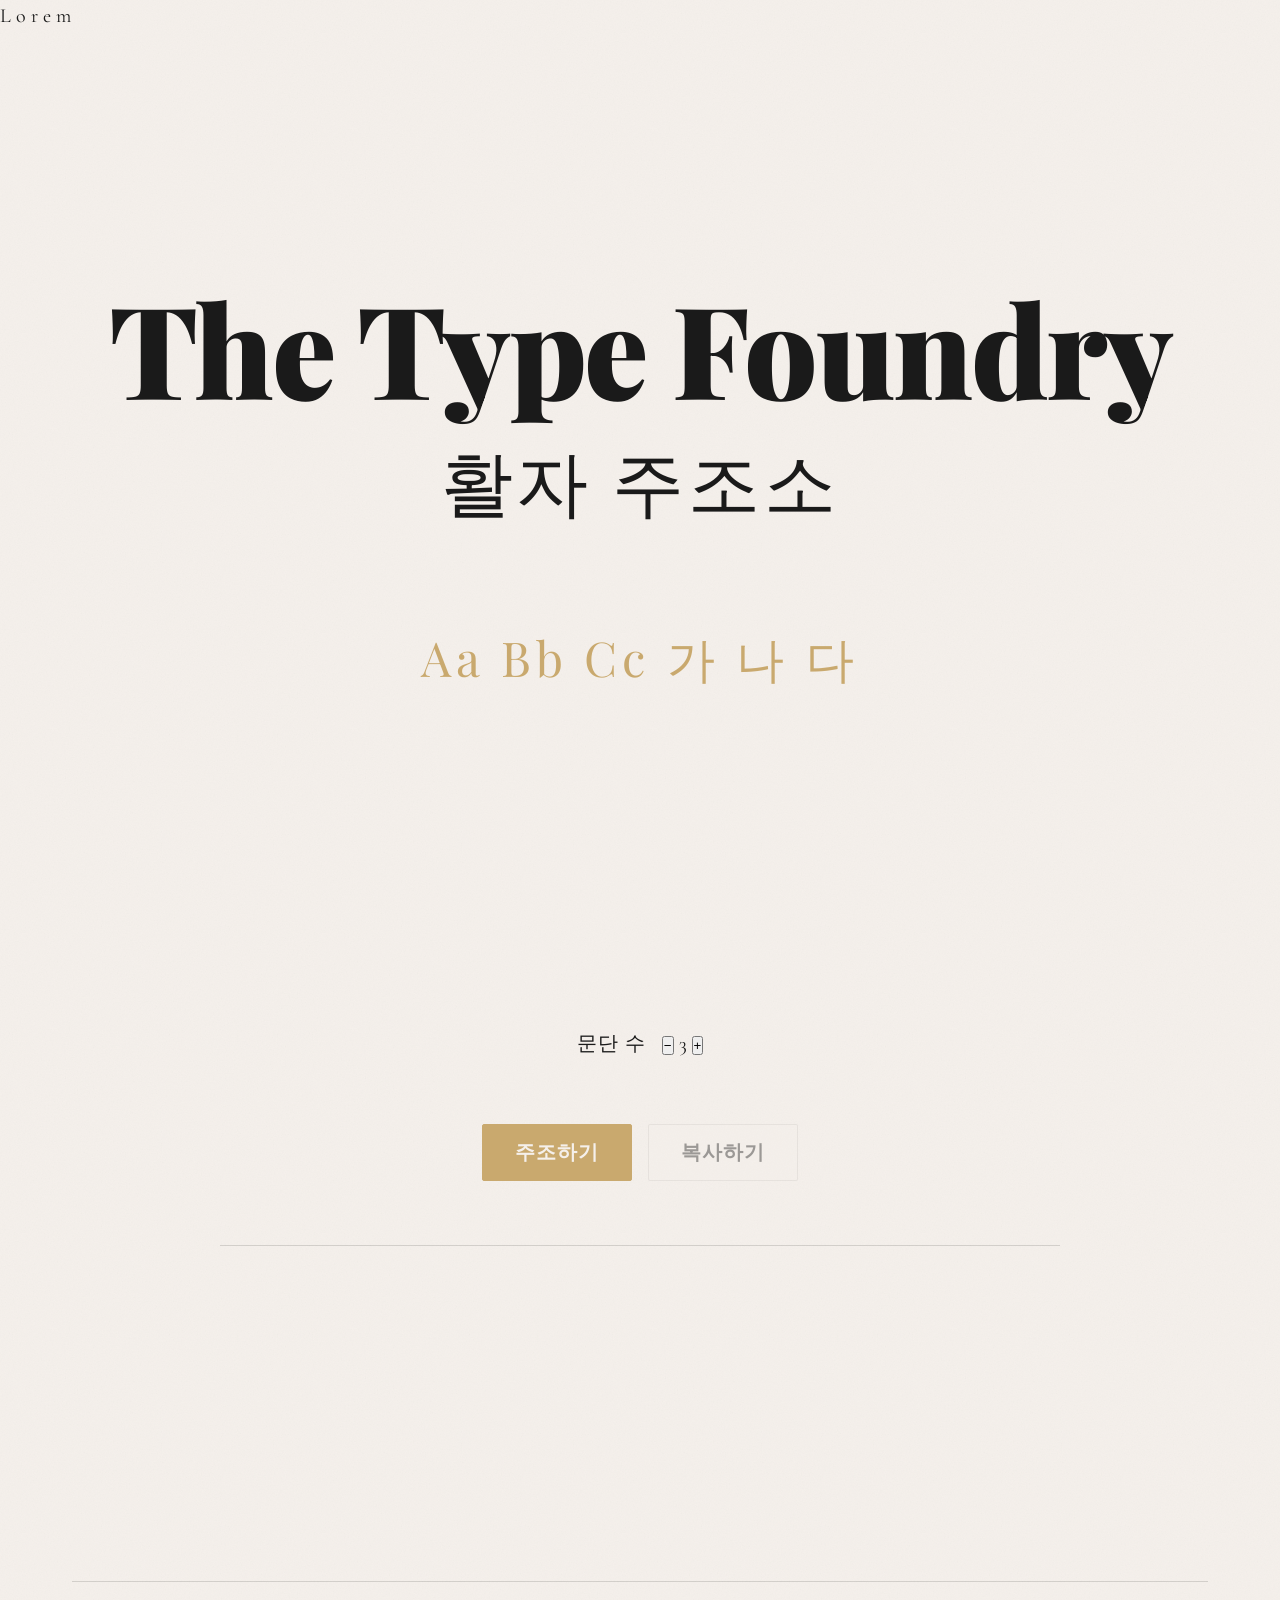
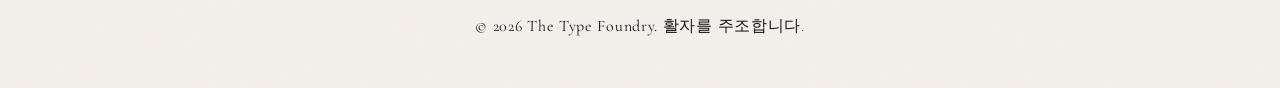
<file: index.html>
<!DOCTYPE html>
<html lang="ko">
<head>
  <meta charset="UTF-8">
  <meta name="viewport" content="width=device-width, initial-scale=1.0">
  <title>The Type Foundry — 활자 주조소</title>

  <!-- Google Fonts: Playfair Display (display/hero) + Cormorant Garamond (body/secondary) -->
  <link rel="preconnect" href="https://fonts.googleapis.com">
  <link rel="preconnect" href="https://fonts.gstatic.com" crossorigin>
  <link
    href="https://fonts.googleapis.com/css2?family=Cormorant+Garamond:ital,wght@0,300;0,400;0,500;0,600;0,700;1,300;1,400;1,500;1,600;1,700&family=Playfair+Display:ital,wght@0,400;0,700;0,900;1,400;1,700;1,900&display=swap"
    rel="stylesheet"
  >

  <link rel="stylesheet" href="style.css">
</head>
<body>

  <!-- Intro: Entry sequence overlay -->
  <div class="intro" aria-hidden="true">
    <div class="intro__bg"></div>
    <div class="intro__text">
      <span class="intro__char" style="--char-index: 0">L</span>
      <span class="intro__char" style="--char-index: 1">o</span>
      <span class="intro__char" style="--char-index: 2">r</span>
      <span class="intro__char" style="--char-index: 3">e</span>
      <span class="intro__char" style="--char-index: 4">m</span>
    </div>
    <div class="intro__line"></div>
  </div>

  <!-- Hero: Site identity and large-scale typography showcase -->
  <header class="hero reveal" role="banner">
    <h1 class="hero__title" data-parallax-speed="0.3">The Type Foundry</h1>
    <p class="hero__subtitle" data-parallax-speed="0.5" lang="ko">활자 주조소</p>
    <p class="hero__specimen" data-parallax-speed="0.7" aria-label="Typography specimen">
      Aa Bb Cc 가 나 다
    </p>
  </header>

  <main class="reveal">

    <!-- Controls: Paragraph count selector -->
    <section class="controls" aria-labelledby="controls-heading">
      <h2 id="controls-heading" class="sr-only">생성 옵션</h2>

      <div class="controls__group">
        <label for="paragraph-count">문단 수</label>
        <select id="paragraph-count" name="paragraph-count" class="sr-only" tabindex="-1">
          <option value="1">1</option>
          <option value="2">2</option>
          <option value="3" selected>3</option>
          <option value="4">4</option>
          <option value="5">5</option>
        </select>

        <!-- Custom Stepper UI — syncs with hidden <select> -->
        <div class="stepper" role="group" aria-labelledby="controls-heading">
          <button type="button" class="stepper__btn stepper__btn--dec" aria-label="문단 수 줄이기">−</button>
          <span class="stepper__value" aria-live="polite" aria-atomic="true">3</span>
          <button type="button" class="stepper__btn stepper__btn--inc" aria-label="문단 수 늘리기">+</button>
        </div>
      </div>
    </section>

    <!-- Actions: Generate and Copy buttons -->
    <section class="actions" aria-labelledby="actions-heading">
      <h2 id="actions-heading" class="sr-only">작업</h2>

      <div class="actions__group">
        <button type="button" id="generate-btn" class="btn btn--primary">
          주조하기
        </button>
        <button type="button" id="copy-btn" class="btn btn--secondary" disabled>
          복사하기
        </button>
      </div>
    </section>

    <!-- Output: Generated text result -->
    <section class="output" aria-labelledby="output-heading" aria-live="polite">
      <h2 id="output-heading" class="sr-only">생성 결과</h2>

      <div id="output-area" class="output__area" role="region" aria-label="생성된 텍스트">
        <!-- Generated paragraphs will be inserted here by script.js -->
      </div>
    </section>

  </main>

  <!-- Footer -->
  <footer class="footer reveal" role="contentinfo">
    <p class="footer__text">
      <small>&copy; 2026 The Type Foundry. 활자를 주조합니다.</small>
    </p>
  </footer>

  <script src="script.js"></script>
</body>
</html>
</file>
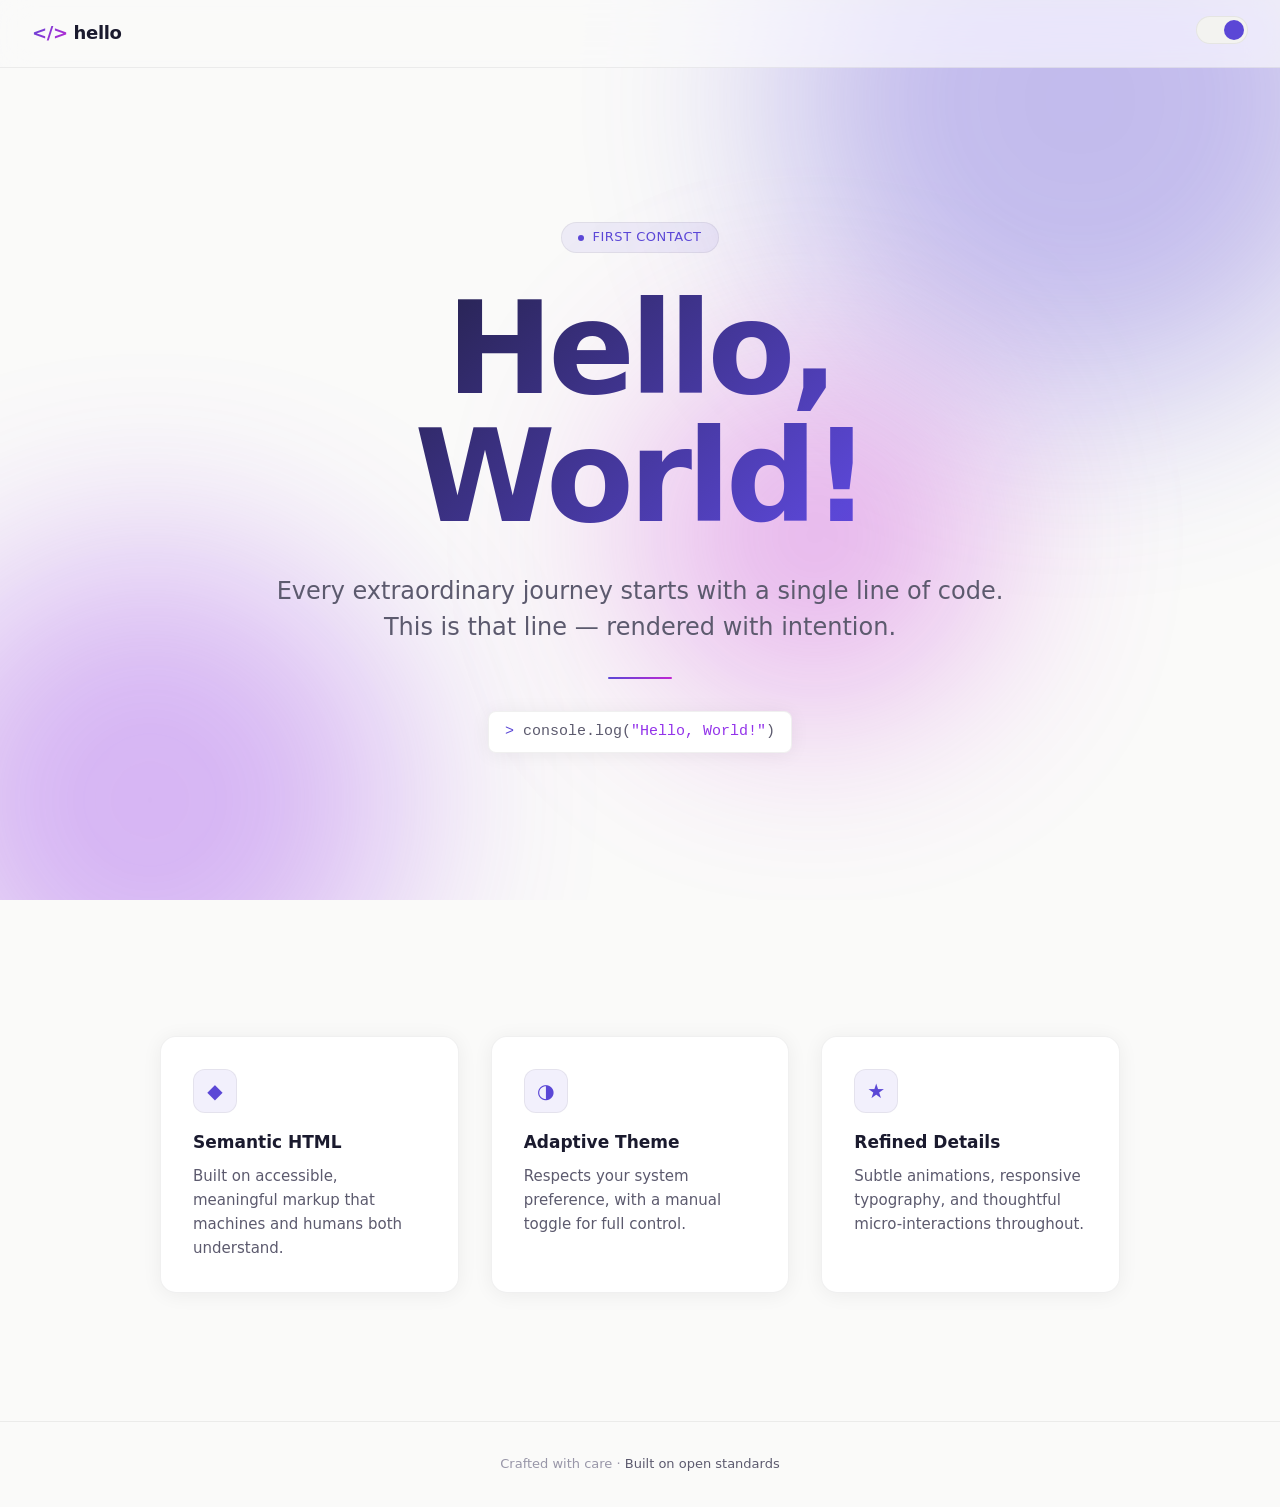
<file: hello_world_page.html>
<!DOCTYPE html>
<html lang="en" data-theme="dark">
<head>
  <meta charset="UTF-8">
  <meta name="viewport" content="width=device-width, initial-scale=1.0">
  <title>Hello, World!</title>
  <meta name="description" content="A beautifully crafted Hello, World! experience.">
  <meta name="author" content="Hello World Project">

  <!-- Open Graph -->
  <meta property="og:title" content="Hello, World!">
  <meta property="og:description" content="A beautifully crafted Hello, World! experience.">
  <meta property="og:type" content="website">
  <meta property="og:locale" content="en_US">

  <!-- Twitter Card -->
  <meta name="twitter:card" content="summary_large_image">
  <meta name="twitter:title" content="Hello, World!">
  <meta name="twitter:description" content="A beautifully crafted Hello, World! experience.">

  <!-- Theme Color -->
  <meta name="theme-color" content="#0a0a0f" media="(prefers-color-scheme: dark)">
  <meta name="theme-color" content="#fafaf9" media="(prefers-color-scheme: light)">

  <style>
    /* ===== Custom Properties ===== */
    :root {
      /* Typography */
      --font-display: 'Segoe UI', system-ui, -apple-system, sans-serif;
      --font-body: 'Segoe UI', system-ui, -apple-system, sans-serif;
      --font-mono: 'SF Mono', 'Cascadia Code', 'Fira Code', 'Consolas', monospace;

      /* Spacing */
      --space-xs: 0.25rem;
      --space-sm: 0.5rem;
      --space-md: 1rem;
      --space-lg: 2rem;
      --space-xl: 4rem;
      --space-2xl: 8rem;

      /* Transitions */
      --ease-out-expo: cubic-bezier(0.16, 1, 0.3, 1);
      --duration-fast: 150ms;
      --duration-normal: 300ms;
      --duration-slow: 600ms;
    }

    /* Dark theme (default) */
    [data-theme="dark"] {
      --color-bg: #0a0a0f;
      --color-bg-elevated: #12121a;
      --color-bg-subtle: #1a1a26;
      --color-surface: #222233;
      --color-text-primary: #f0eff4;
      --color-text-secondary: #9896a8;
      --color-text-muted: #5c5a6e;
      --color-accent: #7c6aef;
      --color-accent-hover: #9585f5;
      --color-accent-glow: rgba(124, 106, 239, 0.15);
      --color-gradient-start: #7c6aef;
      --color-gradient-mid: #c084fc;
      --color-gradient-end: #f0abfc;
      --color-border: rgba(255, 255, 255, 0.06);
      --color-border-hover: rgba(255, 255, 255, 0.12);
      --shadow-soft: 0 2px 20px rgba(0, 0, 0, 0.4);
      --shadow-glow: 0 0 60px rgba(124, 106, 239, 0.1);
    }

    /* Light theme */
    [data-theme="light"] {
      --color-bg: #fafaf9;
      --color-bg-elevated: #ffffff;
      --color-bg-subtle: #f3f3f0;
      --color-surface: #eaeae6;
      --color-text-primary: #1a1a2e;
      --color-text-secondary: #5c5a6e;
      --color-text-muted: #9896a8;
      --color-accent: #5b47d6;
      --color-accent-hover: #4a38c2;
      --color-accent-glow: rgba(91, 71, 214, 0.08);
      --color-gradient-start: #5b47d6;
      --color-gradient-mid: #9333ea;
      --color-gradient-end: #c026d3;
      --color-border: rgba(0, 0, 0, 0.06);
      --color-border-hover: rgba(0, 0, 0, 0.12);
      --shadow-soft: 0 2px 20px rgba(0, 0, 0, 0.06);
      --shadow-glow: 0 0 60px rgba(91, 71, 214, 0.06);
    }

    /* Respect system preference on first load */
    @media (prefers-color-scheme: light) {
      html:not([data-theme="dark"]) {
        --color-bg: #fafaf9;
        --color-bg-elevated: #ffffff;
        --color-bg-subtle: #f3f3f0;
        --color-surface: #eaeae6;
        --color-text-primary: #1a1a2e;
        --color-text-secondary: #5c5a6e;
        --color-text-muted: #9896a8;
        --color-accent: #5b47d6;
        --color-accent-hover: #4a38c2;
        --color-accent-glow: rgba(91, 71, 214, 0.08);
        --color-gradient-start: #5b47d6;
        --color-gradient-mid: #9333ea;
        --color-gradient-end: #c026d3;
        --color-border: rgba(0, 0, 0, 0.06);
        --color-border-hover: rgba(0, 0, 0, 0.12);
        --shadow-soft: 0 2px 20px rgba(0, 0, 0, 0.06);
        --shadow-glow: 0 0 60px rgba(91, 71, 214, 0.06);
      }
    }

    /* ===== Reset ===== */
    *,
    *::before,
    *::after {
      margin: 0;
      padding: 0;
      box-sizing: border-box;
    }

    /* ===== Base ===== */
    html {
      scroll-behavior: smooth;
      -webkit-text-size-adjust: 100%;
    }

    body {
      font-family: var(--font-body);
      background-color: var(--color-bg);
      color: var(--color-text-primary);
      line-height: 1.6;
      min-height: 100vh;
      display: flex;
      flex-direction: column;
      overflow-x: hidden;
      transition: background-color var(--duration-slow) var(--ease-out-expo),
                  color var(--duration-slow) var(--ease-out-expo);
    }

    /* ===== Scroll-triggered reveal animation ===== */
    .reveal {
      opacity: 0;
      transform: translateY(24px);
      transition: opacity var(--duration-slow) var(--ease-out-expo),
                  transform var(--duration-slow) var(--ease-out-expo);
    }

    .reveal.visible {
      opacity: 1;
      transform: translateY(0);
    }

    /* ===== Ambient Background ===== */
    .ambient {
      position: fixed;
      inset: 0;
      z-index: -1;
      overflow: hidden;
      pointer-events: none;
    }

    .ambient__orb {
      position: absolute;
      border-radius: 50%;
      filter: blur(100px);
      opacity: 0.35;
      animation: drift 20s ease-in-out infinite alternate;
    }

    .ambient__orb--1 {
      width: 600px;
      height: 600px;
      background: var(--color-gradient-start);
      top: -200px;
      right: -100px;
      animation-delay: 0s;
    }

    .ambient__orb--2 {
      width: 500px;
      height: 500px;
      background: var(--color-gradient-mid);
      bottom: -150px;
      left: -100px;
      animation-delay: -7s;
    }

    .ambient__orb--3 {
      width: 350px;
      height: 350px;
      background: var(--color-gradient-end);
      top: 40%;
      left: 50%;
      animation-delay: -14s;
    }

    @keyframes drift {
      0% { transform: translate(0, 0) scale(1); }
      33% { transform: translate(30px, -20px) scale(1.05); }
      66% { transform: translate(-20px, 30px) scale(0.95); }
      100% { transform: translate(10px, -10px) scale(1.02); }
    }

    /* ===== Header ===== */
    .site-header {
      position: sticky;
      top: 0;
      z-index: 100;
      padding: var(--space-md) var(--space-lg);
      display: flex;
      justify-content: space-between;
      align-items: center;
      backdrop-filter: blur(16px) saturate(180%);
      -webkit-backdrop-filter: blur(16px) saturate(180%);
      background: rgba(from var(--color-bg) r g b / 0.7);
      border-bottom: 1px solid var(--color-border);
      transition: background var(--duration-normal) var(--ease-out-expo);
    }

    /* Fallback for browsers without relative color syntax */
    @supports not (background: rgba(from red r g b / 0.5)) {
      [data-theme="dark"] .site-header {
        background: rgba(10, 10, 15, 0.7);
      }
      [data-theme="light"] .site-header {
        background: rgba(250, 250, 249, 0.7);
      }
    }

    .site-header__logo {
      font-family: var(--font-display);
      font-size: 1.125rem;
      font-weight: 700;
      letter-spacing: -0.02em;
      color: var(--color-text-primary);
      text-decoration: none;
    }

    .site-header__logo span {
      background: linear-gradient(135deg, var(--color-gradient-start), var(--color-gradient-end));
      -webkit-background-clip: text;
      background-clip: text;
      -webkit-text-fill-color: transparent;
    }

    /* Theme toggle */
    .theme-toggle {
      appearance: none;
      background: var(--color-bg-subtle);
      border: 1px solid var(--color-border);
      border-radius: 9999px;
      width: 52px;
      height: 28px;
      position: relative;
      cursor: pointer;
      transition: background var(--duration-normal) var(--ease-out-expo),
                  border-color var(--duration-normal) var(--ease-out-expo);
    }

    .theme-toggle:hover {
      border-color: var(--color-border-hover);
    }

    .theme-toggle:focus-visible {
      outline: 2px solid var(--color-accent);
      outline-offset: 2px;
    }

    .theme-toggle::after {
      content: '';
      position: absolute;
      top: 3px;
      left: 3px;
      width: 20px;
      height: 20px;
      border-radius: 50%;
      background: var(--color-accent);
      transition: transform var(--duration-normal) var(--ease-out-expo);
    }

    [data-theme="light"] .theme-toggle::after {
      transform: translateX(24px);
    }

    .theme-toggle__label {
      position: absolute;
      width: 1px;
      height: 1px;
      overflow: hidden;
      clip: rect(0, 0, 0, 0);
      white-space: nowrap;
      border: 0;
    }

    /* ===== Main Content ===== */
    .main {
      flex: 1;
      display: grid;
      place-items: center;
      padding: var(--space-xl) var(--space-lg);
      min-height: calc(100vh - 60px);
    }

    /* ===== Hero ===== */
    .hero {
      text-align: center;
      max-width: 72ch;
      display: flex;
      flex-direction: column;
      align-items: center;
      gap: var(--space-lg);
    }

    .hero__badge {
      display: inline-flex;
      align-items: center;
      gap: var(--space-sm);
      padding: var(--space-xs) var(--space-md);
      border-radius: 9999px;
      border: 1px solid var(--color-border);
      background: var(--color-accent-glow);
      font-size: 0.8125rem;
      font-weight: 500;
      color: var(--color-accent);
      letter-spacing: 0.04em;
      text-transform: uppercase;
      transition: border-color var(--duration-fast) var(--ease-out-expo),
                  background var(--duration-fast) var(--ease-out-expo);
    }

    .hero__badge:hover {
      border-color: var(--color-accent);
      background: var(--color-accent-glow);
    }

    .hero__badge-dot {
      width: 6px;
      height: 6px;
      border-radius: 50%;
      background: var(--color-accent);
      animation: pulse 2s ease-in-out infinite;
    }

    @keyframes pulse {
      0%, 100% { opacity: 1; transform: scale(1); }
      50% { opacity: 0.5; transform: scale(0.8); }
    }

    .hero__heading {
      font-family: var(--font-display);
      font-size: clamp(3rem, 10vw, 8rem);
      font-weight: 800;
      line-height: 1;
      letter-spacing: -0.04em;
      background: linear-gradient(
        135deg,
        var(--color-text-primary) 0%,
        var(--color-gradient-start) 40%,
        var(--color-gradient-mid) 60%,
        var(--color-gradient-end) 100%
      );
      background-size: 200% 200%;
      -webkit-background-clip: text;
      background-clip: text;
      -webkit-text-fill-color: transparent;
      animation: gradient-shift 8s ease-in-out infinite;
    }

    @keyframes gradient-shift {
      0%, 100% { background-position: 0% 50%; }
      50% { background-position: 100% 50%; }
    }

    .hero__subtitle {
      font-size: clamp(1.125rem, 2.5vw, 1.5rem);
      color: var(--color-text-secondary);
      line-height: 1.5;
      max-width: 48ch;
      font-weight: 400;
    }

    .hero__divider {
      width: 64px;
      height: 2px;
      border: none;
      border-radius: 1px;
      background: linear-gradient(90deg, var(--color-gradient-start), var(--color-gradient-end));
      opacity: 0.6;
    }

    .hero__code {
      display: inline-block;
      font-family: var(--font-mono);
      font-size: 0.9375rem;
      padding: var(--space-sm) var(--space-md);
      border-radius: 8px;
      background: var(--color-bg-elevated);
      border: 1px solid var(--color-border);
      color: var(--color-text-secondary);
      box-shadow: var(--shadow-soft);
      transition: border-color var(--duration-fast) var(--ease-out-expo),
                  transform var(--duration-fast) var(--ease-out-expo),
                  box-shadow var(--duration-fast) var(--ease-out-expo);
      cursor: default;
    }

    .hero__code:hover {
      border-color: var(--color-border-hover);
      transform: translateY(-1px);
      box-shadow: var(--shadow-soft), var(--shadow-glow);
    }

    .hero__code-prompt {
      color: var(--color-accent);
      user-select: none;
    }

    /* ===== Features Grid ===== */
    .features {
      padding: var(--space-2xl) var(--space-lg);
      display: flex;
      justify-content: center;
    }

    .features__grid {
      display: grid;
      grid-template-columns: repeat(auto-fit, minmax(260px, 1fr));
      gap: var(--space-lg);
      max-width: 960px;
      width: 100%;
    }

    .feature-card {
      padding: var(--space-lg);
      border-radius: 16px;
      border: 1px solid var(--color-border);
      background: var(--color-bg-elevated);
      box-shadow: var(--shadow-soft);
      transition: border-color var(--duration-normal) var(--ease-out-expo),
                  transform var(--duration-normal) var(--ease-out-expo),
                  box-shadow var(--duration-normal) var(--ease-out-expo);
    }

    .feature-card:hover {
      border-color: var(--color-border-hover);
      transform: translateY(-4px);
      box-shadow: var(--shadow-soft), var(--shadow-glow);
    }

    .feature-card__icon {
      width: 44px;
      height: 44px;
      border-radius: 12px;
      background: var(--color-accent-glow);
      display: grid;
      place-items: center;
      margin-bottom: var(--space-md);
      font-size: 1.25rem;
      color: var(--color-accent);
      border: 1px solid var(--color-border);
    }

    .feature-card__title {
      font-family: var(--font-display);
      font-size: 1.0625rem;
      font-weight: 600;
      margin-bottom: var(--space-sm);
      color: var(--color-text-primary);
    }

    .feature-card__desc {
      font-size: 0.9375rem;
      color: var(--color-text-secondary);
      line-height: 1.6;
    }

    /* ===== Footer ===== */
    .site-footer {
      padding: var(--space-lg);
      text-align: center;
      border-top: 1px solid var(--color-border);
      color: var(--color-text-muted);
      font-size: 0.8125rem;
    }

    .site-footer a {
      color: var(--color-text-secondary);
      text-decoration: none;
      transition: color var(--duration-fast) var(--ease-out-expo);
    }

    .site-footer a:hover {
      color: var(--color-accent);
    }

    .site-footer a:focus-visible {
      outline: 2px solid var(--color-accent);
      outline-offset: 2px;
      border-radius: 2px;
    }

    /* ===== Responsive ===== */
    @media (max-width: 768px) {
      .site-header {
        padding: var(--space-sm) var(--space-md);
      }

      .main {
        padding: var(--space-lg) var(--space-md);
      }

      .features {
        padding: var(--space-xl) var(--space-md);
      }

      .hero__heading {
        letter-spacing: -0.03em;
      }
    }

    @media (max-width: 480px) {
      .features__grid {
        grid-template-columns: 1fr;
      }
    }

    /* ===== Reduced Motion ===== */
    @media (prefers-reduced-motion: reduce) {
      *,
      *::before,
      *::after {
        animation-duration: 0.01ms !important;
        animation-iteration-count: 1 !important;
        transition-duration: 0.01ms !important;
      }

      html {
        scroll-behavior: auto;
      }

      .reveal {
        opacity: 1;
        transform: none;
      }
    }
  </style>
</head>
<body>
  <!-- Ambient background orbs -->
  <div class="ambient" aria-hidden="true">
    <div class="ambient__orb ambient__orb--1"></div>
    <div class="ambient__orb ambient__orb--2"></div>
    <div class="ambient__orb ambient__orb--3"></div>
  </div>

  <!-- Header -->
  <header class="site-header" role="banner">
    <a href="#" class="site-header__logo" aria-label="Home">
      <span>&lt;/&gt;</span> hello
    </a>
    <div style="position: relative;">
      <span class="theme-toggle__label" id="theme-toggle-label">Toggle dark/light theme</span>
      <button
        class="theme-toggle"
        type="button"
        role="switch"
        aria-checked="true"
        aria-labelledby="theme-toggle-label"
      ></button>
    </div>
  </header>

  <!-- Main content -->
  <main class="main" id="main-content" role="main">
    <section class="hero" aria-labelledby="hero-heading">
      <div class="hero__badge reveal">
        <span class="hero__badge-dot" aria-hidden="true"></span>
        First contact
      </div>

      <h1 class="hero__heading reveal" id="hero-heading">
        Hello, World!
      </h1>

      <p class="hero__subtitle reveal">
        Every extraordinary journey starts with a single line of code.
        This is that line — rendered with intention.
      </p>

      <hr class="hero__divider reveal" aria-hidden="true">

      <code class="hero__code reveal">
        <span class="hero__code-prompt" aria-hidden="true">&gt; </span>console.log(<span style="color: var(--color-gradient-mid)">"Hello, World!"</span>)
      </code>
    </section>
  </main>

  <!-- Features section -->
  <section class="features" aria-label="Features">
    <div class="features__grid">
      <article class="feature-card reveal">
        <div class="feature-card__icon" aria-hidden="true">&#9670;</div>
        <h2 class="feature-card__title">Semantic HTML</h2>
        <p class="feature-card__desc">
          Built on accessible, meaningful markup that machines and humans both understand.
        </p>
      </article>

      <article class="feature-card reveal">
        <div class="feature-card__icon" aria-hidden="true">&#9681;</div>
        <h2 class="feature-card__title">Adaptive Theme</h2>
        <p class="feature-card__desc">
          Respects your system preference, with a manual toggle for full control.
        </p>
      </article>

      <article class="feature-card reveal">
        <div class="feature-card__icon" aria-hidden="true">&#9733;</div>
        <h2 class="feature-card__title">Refined Details</h2>
        <p class="feature-card__desc">
          Subtle animations, responsive typography, and thoughtful micro-interactions throughout.
        </p>
      </article>
    </div>
  </section>

  <!-- Footer -->
  <footer class="site-footer" role="contentinfo">
    <p>
      Crafted with care &middot;
      <a href="https://developer.mozilla.org/en-US/docs/Web" target="_blank" rel="noopener noreferrer">
        Built on open standards
      </a>
    </p>
  </footer>

  <!-- Minimal vanilla JS — theme toggle & scroll reveal -->
  <script>
    (function () {
      'use strict';

      /* --- Theme Toggle --- */
      var toggle = document.querySelector('.theme-toggle');
      var html = document.documentElement;

      // Initialise from system preference
      if (window.matchMedia && window.matchMedia('(prefers-color-scheme: light)').matches) {
        html.setAttribute('data-theme', 'light');
        toggle.setAttribute('aria-checked', 'false');
      }

      toggle.addEventListener('click', function () {
        var current = html.getAttribute('data-theme');
        var next = current === 'dark' ? 'light' : 'dark';
        html.setAttribute('data-theme', next);
        toggle.setAttribute('aria-checked', next === 'dark' ? 'true' : 'false');
      });

      /* --- Scroll-triggered Reveal --- */
      var reveals = document.querySelectorAll('.reveal');

      if ('IntersectionObserver' in window) {
        var observer = new IntersectionObserver(function (entries) {
          entries.forEach(function (entry) {
            if (entry.isIntersecting) {
              entry.target.classList.add('visible');
              observer.unobserve(entry.target);
            }
          });
        }, {
          threshold: 0.15,
          rootMargin: '0px 0px -40px 0px'
        });

        reveals.forEach(function (el) {
          observer.observe(el);
        });
      } else {
        // Fallback: show everything immediately
        reveals.forEach(function (el) {
          el.classList.add('visible');
        });
      }
    })();
  </script>
</body>
</html>
</file>
<file: style.css>
/* style.css — The Type Foundry (활자 주조소) */

/* ==========================================================================
   Browser Support
   --------------------------------------------------------------------------
   Target browsers (latest stable as of 2026-04):
     - Google Chrome  ≥ 120
     - Mozilla Firefox ≥ 120
     - Apple Safari    ≥ 17

   Cross-Browser Compatibility Notes:
     1. appearance: none
        Vendor prefixes -webkit-appearance and -moz-appearance are included
        on <select> elements for Safari and Firefox compatibility.
     2. CSS Custom Properties (--var)
        Supported in all target browsers. No fallback values needed.
     3. :focus-visible pseudo-class
        Supported since Chrome 86, Firefox 85, Safari 15.4.
     4. Flexbox & CSS Grid
        Fully supported in all target browsers. No prefixes required.
     5. clip: rect() in .sr-only
        Deprecated in favor of clip-path but still functional in all targets.
        Retained for maximum screen-reader compatibility.
     6. SVG data-URI background-image (paper texture, select chevron)
        Supported in all target browsers without issue.
     7. backdrop-filter / CSS @keyframes animations
        Not used in this stylesheet. No vendor-prefix concerns apply.
   ========================================================================== */

/* ==========================================================================
   Color System
   - Three colors only: off-white, deep charcoal, antique gold.
   - No other color values are permitted outside :root.
   - Contrast: charcoal on off-white ≈ 13.8:1 (WCAG AAA).
   - Accent gold on off-white ≈ 2.6:1 — use only on large/bold text or
     non-text decoration; never as small body text.
   ========================================================================== */

/* ==========================================================================
   Typography System
   - Font families: Playfair Display (display/hero), Cormorant Garamond (body)
   - Scale: hero → display → h1 → h2 → h3 → body → small → caption
   ========================================================================== */

:root {
  /* === Color System === */
  --color-bg: #F5F0EB;
  --color-text: #1A1A1A;
  --color-accent: #C9A96E;
  --color-accent-hover: #B8963D;
  --color-border: rgba(26, 26, 26, 0.15);

  /* Font Families */
  --font-display: 'Playfair Display', Georgia, 'Times New Roman', serif;
  --font-body: 'Cormorant Garamond', Garamond, 'Times New Roman', serif;

  /* Font Weights */
  --weight-light: 300;
  --weight-regular: 400;
  --weight-medium: 500;
  --weight-semibold: 600;
  --weight-bold: 700;
  --weight-black: 900;

  /* Typography Scale — mobile-first (px → rem, base 16px)
     Breakpoints: ≤480px (default) → 481px → 769px → 1025px */
  --font-size-hero: 3.25rem;      /* 52px  — hero (mobile) */
  --font-size-display: 2rem;      /* 32px  — display (mobile) */
  --font-size-h1: 1.75rem;        /* 28px  — h1 (mobile) */
  --font-size-h2: 1.5rem;         /* 24px  — h2 (mobile) */
  --font-size-h3: 1.25rem;        /* 20px  — h3 (mobile) */
  --font-size-body: 1.125rem;     /* 18px  — body (mobile) */
  --font-size-small: 0.9375rem;   /* 15px  — small (mobile) */
  --font-size-caption: 0.8125rem; /* 13px  — caption (mobile) */

  /* Line Heights */
  --line-height-tight: 1.1;
  --line-height-snug: 1.25;
  --line-height-normal: 1.6;
  --line-height-relaxed: 1.8;

  /* Letter Spacing */
  --tracking-tight: -0.02em;
  --tracking-normal: 0;
  --tracking-wide: 0.05em;
  --tracking-wider: 0.1em;

  /* === Layout System — mobile-first === */
  --layout-max-width: 1200px;
  --layout-content-width: 840px;
  --layout-gutter: 1rem;
  --layout-section-gap: 2rem;

  /* Spacing Scale — mobile-first */
  --space-xs: 0.375rem;   /*  6px */
  --space-sm: 0.75rem;    /* 12px */
  --space-md: 1rem;        /* 16px */
  --space-lg: 1.5rem;      /* 24px */
  --space-xl: 2rem;        /* 32px */
  --space-2xl: 2.5rem;     /* 40px */
  --space-3xl: 3.5rem;     /* 56px */

  /* Component Tokens */
  --btn-padding-x: 2rem;
  --btn-padding-y: 0.875rem;
  --btn-radius: 2px;
  --input-padding-x: 1rem;
  --input-padding-y: 0.625rem;
  --input-radius: 2px;
}

/* ==========================================================================
   Reset & Box Model
   ========================================================================== */

*,
*::before,
*::after {
  box-sizing: border-box;
  margin: 0;
  padding: 0;
}

/* ==========================================================================
   Base Typography & Page Layout
   ========================================================================== */

html {
  /* Prevent iOS Safari from inflating text on orientation change */
  -webkit-text-size-adjust: 100%;
  text-size-adjust: 100%;
  /* Prevent horizontal scroll at any viewport width (280px–2560px+) */
  overflow-x: clip;
}

body {
  font-family: var(--font-body);
  font-size: var(--font-size-body);
  overflow-x: clip;
  font-weight: var(--weight-regular);
  line-height: var(--line-height-normal);
  letter-spacing: var(--tracking-normal);
  background-color: var(--color-bg);
  /* Paper texture: layered noise grain via inline SVG feTurbulence */
  background-image: url("data:image/svg+xml,%3Csvg xmlns='http://www.w3.org/2000/svg' width='300' height='300'%3E%3Cfilter id='n'%3E%3CfeTurbulence type='fractalNoise' baseFrequency='0.75' numOctaves='4' stitchTiles='stitch'/%3E%3CfeColorMatrix type='saturate' values='0'/%3E%3C/filter%3E%3Crect width='300' height='300' filter='url(%23n)' opacity='0.06'/%3E%3C/svg%3E");
  background-repeat: repeat;
  background-size: 300px 300px;
  color: var(--color-text);
  min-height: 100vh;
  display: flex;
  flex-direction: column;
}

h1, h2, h3 {
  font-family: var(--font-display);
  line-height: var(--line-height-tight);
  letter-spacing: var(--tracking-tight);
}

h1 {
  font-size: var(--font-size-h1);
  font-weight: var(--weight-bold);
}

h2 {
  font-size: var(--font-size-h2);
  font-weight: var(--weight-bold);
}

h3 {
  font-size: var(--font-size-h3);
  font-weight: var(--weight-regular);
}

small {
  font-size: var(--font-size-small);
}

/* ==========================================================================
   Hero Typography & Spacing
   ========================================================================== */

.hero__title {
  font-family: var(--font-display);
  font-size: var(--font-size-hero);
  font-weight: var(--weight-black);
  line-height: var(--line-height-tight);
  letter-spacing: var(--tracking-tight);
  margin-bottom: var(--space-md);
  overflow-wrap: break-word;
  word-break: break-word;
  max-width: 100%;
}

.hero__subtitle {
  font-family: var(--font-body);
  font-size: var(--font-size-display);
  font-weight: var(--weight-light);
  line-height: var(--line-height-snug);
  letter-spacing: var(--tracking-wide);
  margin-bottom: var(--space-2xl);
  max-width: 100%;
}

.hero__specimen {
  font-family: var(--font-display);
  font-size: var(--font-size-h1);
  font-weight: var(--weight-regular);
  line-height: var(--line-height-snug);
  letter-spacing: var(--tracking-wider);
  color: var(--color-accent);
  margin-top: var(--space-lg);
  max-width: 100%;
  overflow-wrap: break-word;
  word-break: break-word;
}

/* ==========================================================================
   Page Layout
   ========================================================================== */

main {
  flex: 1;
  width: 100%;
  max-width: var(--layout-max-width);
  margin-left: auto;
  margin-right: auto;
  padding: 0 var(--layout-gutter);
  display: grid;
  grid-template-columns: 1fr;
  grid-template-rows: auto auto 1fr;
  gap: var(--layout-section-gap);
  padding-top: var(--space-3xl);
  padding-bottom: var(--space-3xl);
}

/* ==========================================================================
   Hero Layout
   ========================================================================== */

.hero {
  width: 100%;
  min-height: 100vh;
  display: flex;
  flex-direction: column;
  align-items: center;
  justify-content: center;
  text-align: center;
  padding: var(--space-3xl) var(--layout-gutter);
  overflow: hidden;
}

/* ==========================================================================
   Controls Layout
   --------------------------------------------------------------------------
   Mobile-first: vertical stack, full-width select.
   769px+: horizontal row restored.
   ========================================================================== */

.controls {
  display: flex;
  justify-content: center;
  align-items: stretch;
  width: 100%;
}

.controls__group {
  display: flex;
  flex-direction: column;
  align-items: stretch;
  gap: var(--space-sm);
  width: 100%;
}

.controls__group label {
  font-family: var(--font-body);
  font-size: var(--font-size-body);
  font-weight: var(--weight-medium);
  letter-spacing: var(--tracking-wide);
  white-space: nowrap;
}

.controls__group select {
  font-family: var(--font-body);
  /* font-size ≥ 16px prevents iOS Safari zoom on focus.
     Mobile default is 1.125rem (18px) — safe. */
  font-size: var(--font-size-body);
  font-weight: var(--weight-regular);
  color: var(--color-text);
  background-color: var(--color-bg);
  border: 1px solid var(--color-border);
  border-radius: var(--input-radius);
  padding: var(--input-padding-y) var(--input-padding-x);
  min-height: 44px; /* Touch target minimum */
  touch-action: manipulation; /* Prevent double-tap zoom on touch devices */
  width: 100%;
  cursor: pointer;
  appearance: none;
  -webkit-appearance: none;
  -moz-appearance: none;
  background-image: url("data:image/svg+xml,%3Csvg xmlns='http://www.w3.org/2000/svg' width='12' height='12' viewBox='0 0 12 12'%3E%3Cpath fill='%231A1A1A' d='M6 8L1 3h10z'/%3E%3C/svg%3E");
  background-repeat: no-repeat;
  background-position: right 0.75rem center;
  padding-right: 2.5rem;
}

.controls__group select:hover {
  border-color: var(--color-accent);
}

.controls__group select:focus {
  outline: 2px solid var(--color-accent);
  outline-offset: 2px;
}

/* ==========================================================================
   Actions Layout
   --------------------------------------------------------------------------
   Mobile-first: vertical stack, full-width buttons.
   769px+: horizontal row restored.
   ========================================================================== */

.actions {
  display: flex;
  justify-content: center;
  align-items: stretch;
  width: 100%;
}

.actions__group {
  display: flex;
  flex-direction: column;
  align-items: stretch;
  gap: var(--space-sm);
  width: 100%;
}

/* ==========================================================================
   Output Layout
   ========================================================================== */

.output {
  width: 100%;
  max-width: var(--layout-content-width);
  margin-left: auto;
  margin-right: auto;
}

.output__area {
  font-family: var(--font-body);
  font-size: var(--font-size-body);
  font-weight: var(--weight-regular);
  line-height: var(--line-height-relaxed);
  border-top: 1px solid var(--color-border);
  min-height: 12rem;
  padding-top: var(--space-xl);
  overflow-wrap: break-word;
  word-break: break-word;
}

.output__area p {
  margin-bottom: var(--space-md);
}

.output__area p:last-child {
  margin-bottom: 0;
}

/* ==========================================================================
   Footer Layout
   ========================================================================== */

.footer {
  width: 100%;
  max-width: var(--layout-max-width);
  margin-left: auto;
  margin-right: auto;
  padding: var(--space-xl) var(--layout-gutter);
  text-align: center;
}

.footer__text {
  font-family: var(--font-body);
  font-size: var(--font-size-caption);
  font-weight: var(--weight-regular);
  letter-spacing: var(--tracking-wide);
  color: var(--color-text);
  border-top: 1px solid var(--color-border);
  padding-top: var(--space-lg);
  overflow-wrap: break-word;
  word-break: break-word;
}

/* ==========================================================================
   Component Typography & Styling
   ========================================================================== */

.btn {
  font-family: var(--font-body);
  font-size: var(--font-size-body);
  font-weight: var(--weight-semibold);
  letter-spacing: var(--tracking-wide);
  cursor: pointer;
  border: 1px solid var(--color-border);
  background-color: var(--color-bg);
  color: var(--color-text);
  padding: var(--btn-padding-y) var(--btn-padding-x);
  border-radius: var(--btn-radius);
  min-height: 44px; /* Touch target minimum */
  touch-action: manipulation; /* Prevent double-tap zoom on touch devices */
  transition: background-color 0.2s ease, border-color 0.2s ease, color 0.2s ease;
}

.btn:focus-visible {
  outline: 2px solid var(--color-accent);
  outline-offset: 2px;
}

.btn:disabled {
  opacity: 0.4;
  cursor: not-allowed;
}

.btn--primary {
  background-color: var(--color-accent);
  color: var(--color-bg);
  border-color: var(--color-accent);
}

.btn--primary:hover {
  background-color: var(--color-accent-hover);
  border-color: var(--color-accent-hover);
}

.btn--primary:active {
  background-color: var(--color-text);
  border-color: var(--color-text);
}

.btn--secondary {
  background-color: var(--color-bg);
  color: var(--color-text);
  border-color: var(--color-border);
}

.btn--secondary:hover {
  border-color: var(--color-accent);
}

.btn--secondary:active {
  background-color: var(--color-text);
  color: var(--color-bg);
  border-color: var(--color-text);
}

/* ==========================================================================
   Responsive Breakpoints — Mobile-First
   --------------------------------------------------------------------------
   Default (≤480px): values in :root above.
   481px+:  small tablet / large phone landscape.
   769px+:  tablet / small desktop.
   1025px+: full desktop — restores original design-spec values.
   ========================================================================== */

@media (min-width: 481px) {
  :root {
    /* Typography Scale — small tablet */
    --font-size-hero: 4.5rem;      /* 72px */
    --font-size-display: 2.75rem;  /* 44px */
    --font-size-h1: 2.25rem;       /* 36px */
    --font-size-h2: 1.75rem;       /* 28px */
    --font-size-h3: 1.375rem;      /* 22px */
    --font-size-body: 1.1875rem;   /* 19px */
    --font-size-small: 1rem;       /* 16px */
    --font-size-caption: 0.875rem; /* 14px */

    /* Layout & Spacing — small tablet */
    --layout-gutter: 1.5rem;
    --layout-section-gap: 3rem;
    --space-xs: 0.5rem;    /*  8px */
    --space-sm: 0.875rem;  /* 14px */
    --space-md: 1.25rem;   /* 20px */
    --space-lg: 1.75rem;   /* 28px */
    --space-xl: 2.5rem;    /* 40px */
    --space-2xl: 3rem;     /* 48px */
    --space-3xl: 4.5rem;   /* 72px */
  }
}

@media (min-width: 769px) {
  :root {
    /* Typography Scale — tablet / small desktop */
    --font-size-hero: 6rem;        /* 96px */
    --font-size-display: 3.5rem;   /* 56px */
    --font-size-h1: 2.5rem;        /* 40px */
    --font-size-h2: 2rem;          /* 32px */
    --font-size-h3: 1.5rem;        /* 24px */
    --font-size-body: 1.25rem;     /* 20px */
    --font-size-small: 1rem;       /* 16px */
    --font-size-caption: 0.875rem; /* 14px */

    /* Layout & Spacing — tablet */
    --layout-gutter: 1.75rem;
    --layout-section-gap: 3.5rem;
    --space-xs: 0.5rem;    /*  8px */
    --space-sm: 1rem;      /* 16px */
    --space-md: 1.5rem;    /* 24px */
    --space-lg: 2rem;      /* 32px */
    --space-xl: 3rem;      /* 48px */
    --space-2xl: 3.5rem;   /* 56px */
    --space-3xl: 5rem;     /* 80px */
  }
}

@media (min-width: 1025px) {
  :root {
    /* Typography Scale — full desktop (original design-spec values) */
    --font-size-hero: 8rem;        /* 128px */
    --font-size-display: 4.5rem;   /* 72px */
    --font-size-h1: 3rem;          /* 48px */
    --font-size-h2: 2.25rem;       /* 36px */
    --font-size-h3: 1.5rem;        /* 24px */
    --font-size-body: 1.25rem;     /* 20px */
    --font-size-small: 1rem;       /* 16px */
    --font-size-caption: 0.875rem; /* 14px */

    /* Layout & Spacing — full desktop (original values) */
    --layout-gutter: 2rem;
    --layout-section-gap: 4rem;
    --space-xs: 0.5rem;    /*  8px */
    --space-sm: 1rem;      /* 16px */
    --space-md: 1.5rem;    /* 24px */
    --space-lg: 2rem;      /* 32px */
    --space-xl: 3rem;      /* 48px */
    --space-2xl: 4rem;     /* 64px */
    --space-3xl: 6rem;     /* 96px */
  }
}

/* ==========================================================================
   Hero Responsive Layout
   --------------------------------------------------------------------------
   Ensures hero fits within viewport at all sizes:
   - Mobile (320px): prevent horizontal overflow, natural text wrapping
   - Desktop (1025px+): cap content width for visual cohesion on wide screens
   ========================================================================== */

@media (min-width: 1025px) {
  .hero__title,
  .hero__subtitle,
  .hero__specimen {
    max-width: var(--layout-max-width);
  }
}

/* ==========================================================================
   Controls, Actions & Output — Responsive Layout
   --------------------------------------------------------------------------
   Mobile (default ≤480px): full-width vertical stack.
   769px+: horizontal row restored, auto-width elements.
   ========================================================================== */

@media (min-width: 769px) {
  .controls {
    align-items: center;
  }

  .controls__group {
    flex-direction: row;
    align-items: center;
    width: auto;
  }

  .controls__group select {
    width: auto;
  }

  .actions {
    align-items: center;
  }

  .actions__group {
    flex-direction: row;
    align-items: center;
    width: auto;
  }

  .actions__group .btn {
    width: auto;
  }
}

/* ==========================================================================
   Utility: Screen reader only
   ========================================================================== */

.sr-only {
  position: absolute;
  width: 1px;
  height: 1px;
  padding: 0;
  margin: -1px;
  overflow: hidden;
  clip: rect(0, 0, 0, 0);
  white-space: nowrap;
  border: 0;
}
</file>
